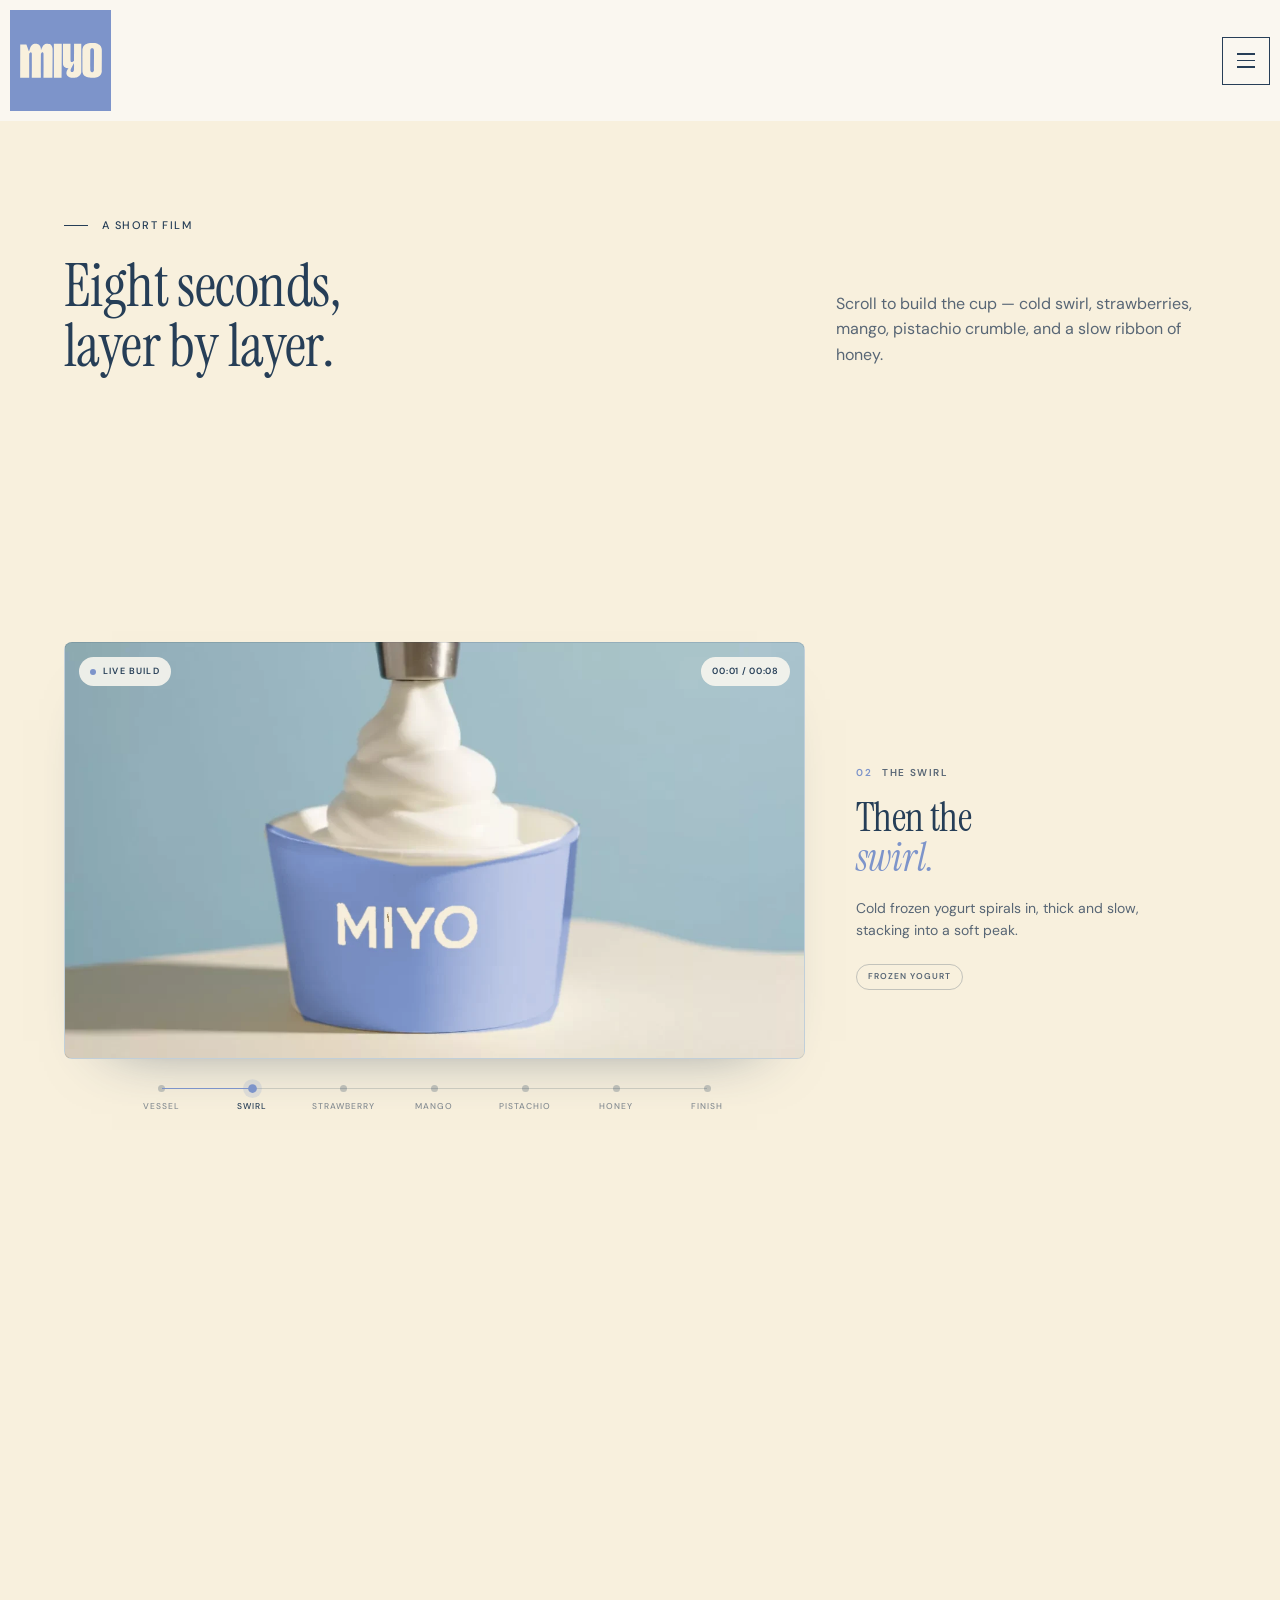
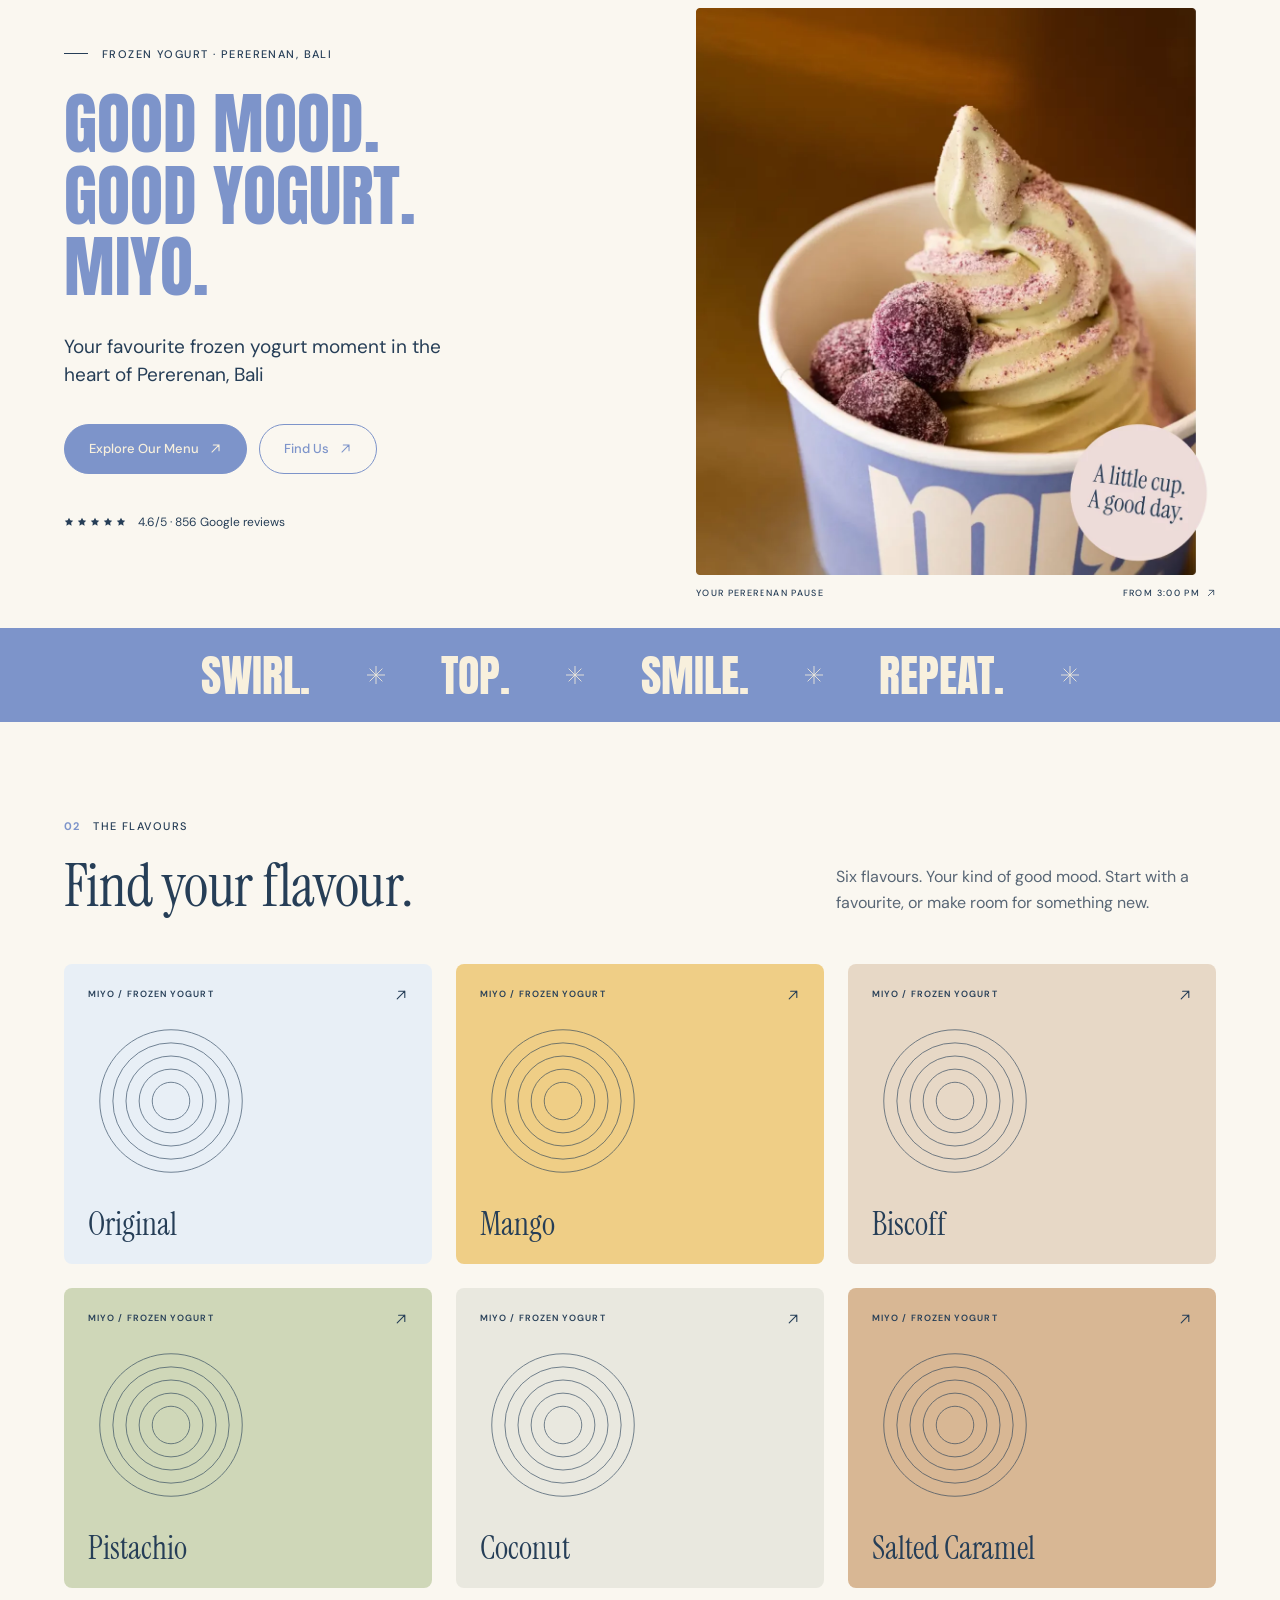
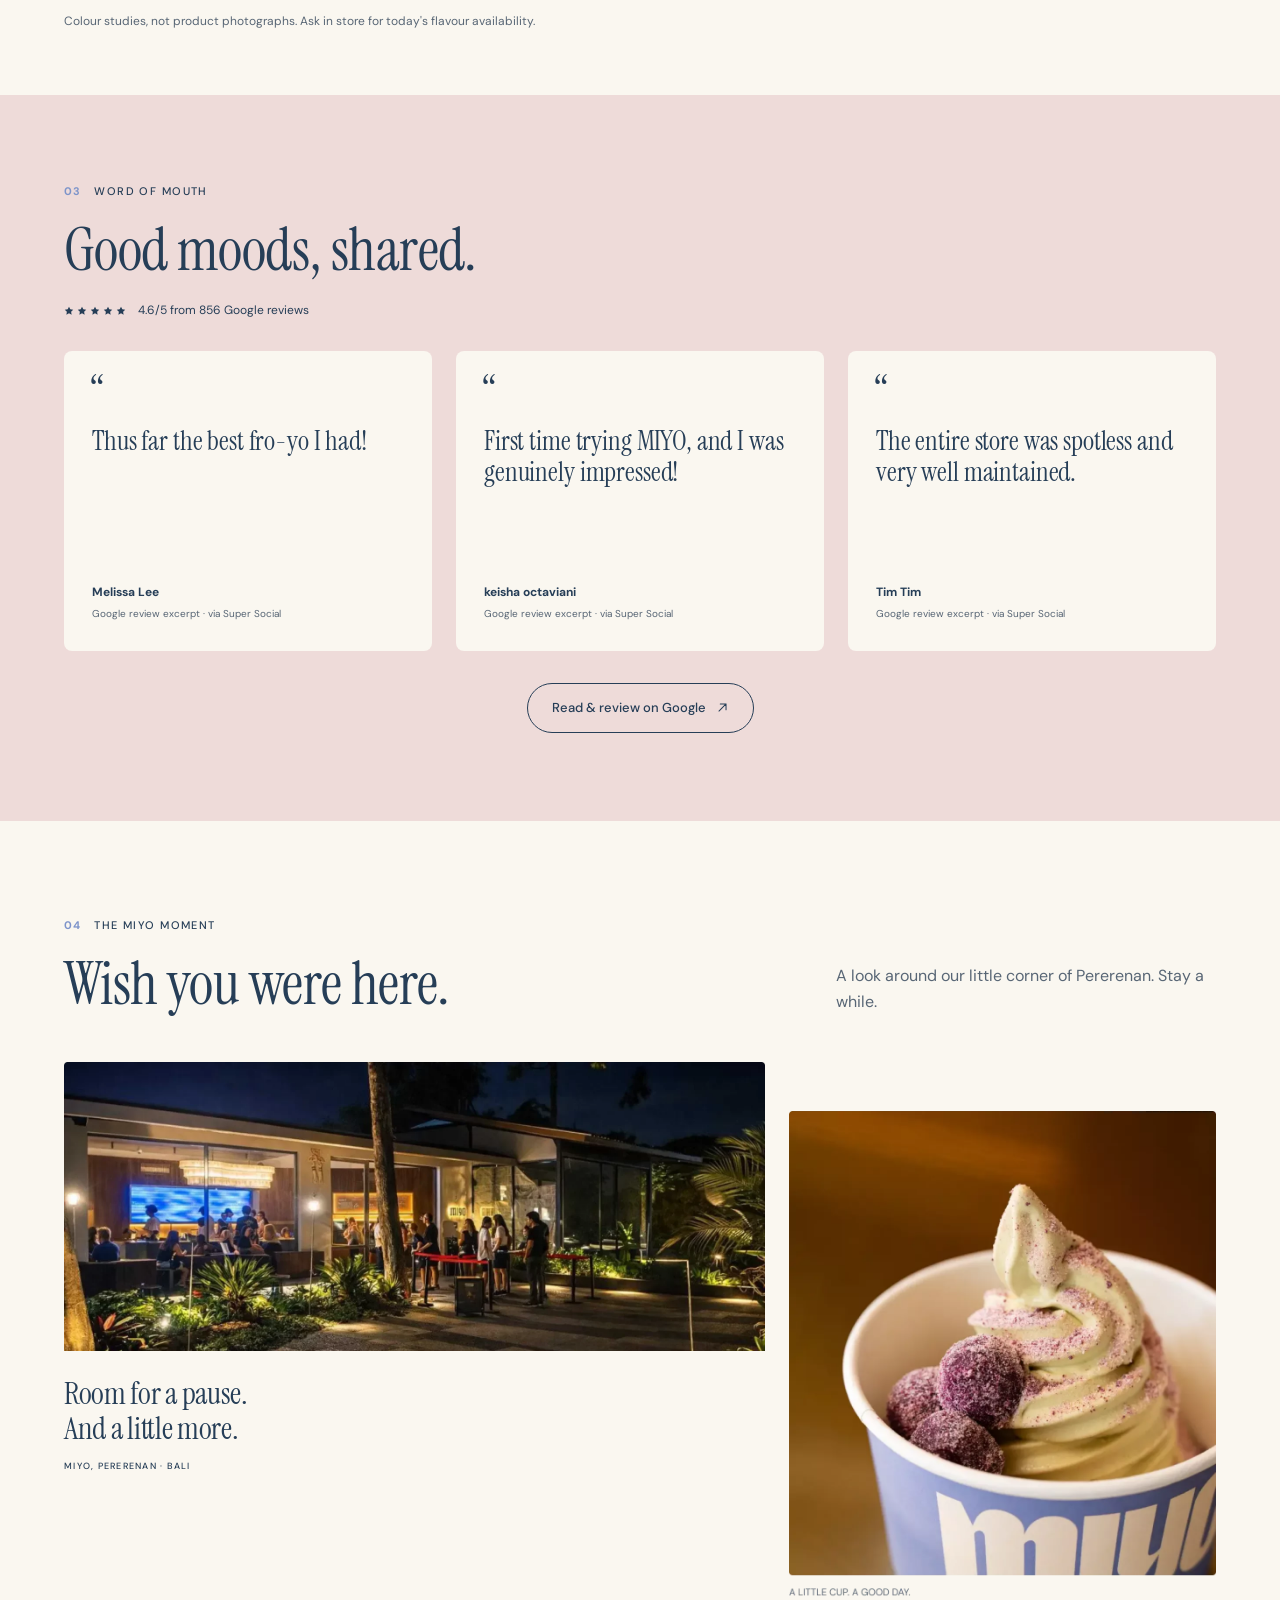
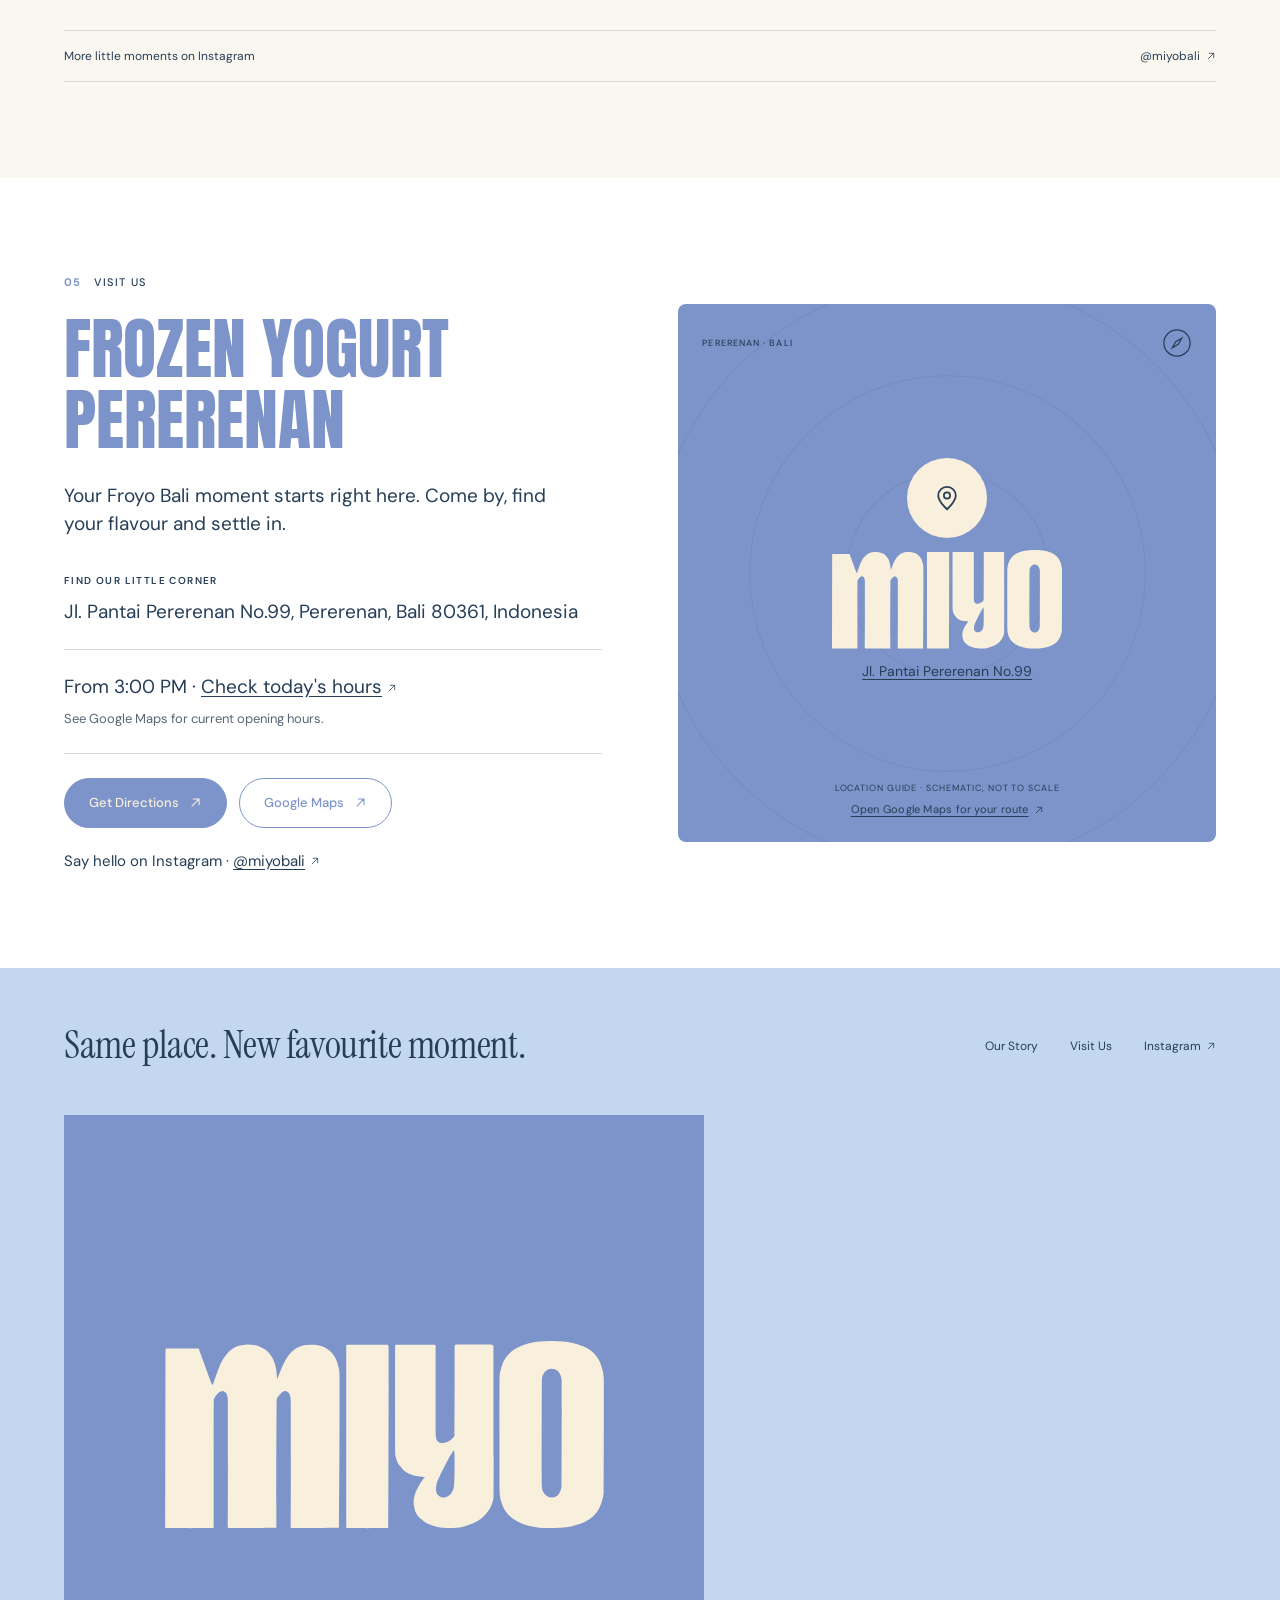
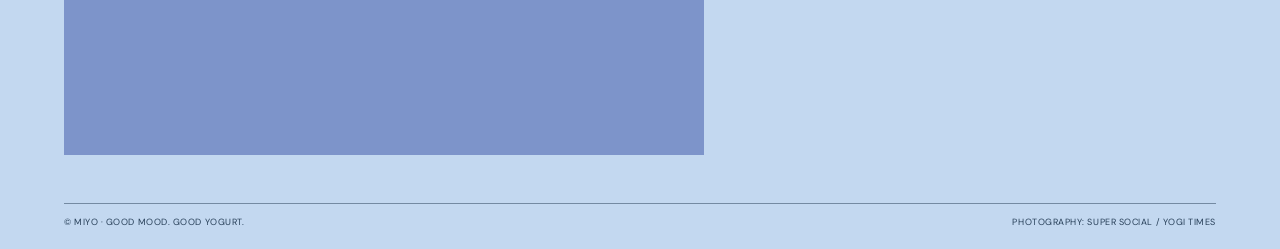
<file: index.html>
<!doctype html>
<html lang="en">
<head>
<meta charset="utf-8">
<meta name="viewport" content="width=device-width, initial-scale=1">
<title>MIYO — Good mood. Good yogurt.</title>
<meta name="description" content="MIYO frozen yogurt in Pererenan, Bali. Find your flavour, build your cup layer by layer, and stay a while.">
<meta name="theme-color" content="#faf7f0">
<link rel="preload" href="assets/fonts/anton.woff2" as="font" type="font/woff2" crossorigin>
<link rel="preload" href="assets/fonts/instrument-serif.woff2" as="font" type="font/woff2" crossorigin>
<link rel="preload" href="assets/fonts/instrument-serif-italic.woff2" as="font" type="font/woff2" crossorigin>
<link rel="preload" href="assets/fonts/dm-sans.woff2" as="font" type="font/woff2" crossorigin>
<link rel="stylesheet" href="styles.css">
<script>document.documentElement.classList.add('js');</script>
</head>
<body>

<a class="skip-link" href="#main">Skip to content</a>

<header class="site-header">
  <div class="nav">
    <a class="brand" href="index.html" aria-label="MIYO home">
      <span class="wordmark wordmark--nav" aria-hidden="true"></span>
    </a>
    <button class="menu-toggle" type="button" aria-expanded="false" aria-controls="site-menu" aria-label="Open menu">
      <span></span><span></span><span></span>
    </button>
    <nav class="site-menu" id="site-menu" hidden aria-label="Main menu">
      <div class="site-menu__inner">
        <span class="wordmark wordmark--menu" aria-hidden="true"></span>
        <ul>
          <li><a href="our-story.html">Our story</a></li>
          <li><a href="#flavours">Our flavours</a></li>
          <li><a href="#reviews">Word of mouth</a></li>
          <li><a href="#journal">MIYO moment</a></li>
          <li><a href="#visit">Visit us</a></li>
        </ul>
        <p class="site-menu__tag">Good mood. Good yogurt. MIYO</p>
      </div>
    </nav>
  </div>
</header>

<main id="main">

  <h1 class="visually-hidden">MIYO — Good mood. Good yogurt.</h1>

  <section class="film" id="film" aria-labelledby="film-title">
    <div class="container film__head reveal">
      <div>
        <p class="kicker"><span class="kicker__dash"></span>A short film</p>
        <h2 class="serif film__title" id="film-title">Eight seconds,<br>layer by layer.</h2>
      </div>
      <p class="film__lede">Scroll to build the cup — cold swirl, strawberries, mango, pistachio crumble, and a slow ribbon of honey.</p>
    </div>

    <div class="film__stage" id="filmStage">
      <div class="film__sticky container">
        <div class="film__view">
          <figure class="film__frame">
            <canvas id="filmCanvas" width="1280" height="720" role="img"
              aria-label="An empty MIYO cup is filled with frozen yogurt, strawberries, mango, pistachio crumble and honey as you scroll."></canvas>
            <div class="film__status" id="filmStatus"><i></i><span id="filmStatusText">Loading the cup · 0%</span></div>
            <span class="film__time" id="filmTime">00:00 / 00:08</span>
            <span class="film__cue" id="filmCue">Scroll to build</span>
          </figure>

          <nav class="film__rail" id="filmRail" aria-label="Jump to a stage of the cup">
            <div class="film__track" aria-hidden="true"><span id="filmFill"></span></div>
            <ol>
              <li><button type="button" data-goto="0" aria-label="Go to step 1, the vessel"><i></i><span>Vessel</span></button></li>
              <li><button type="button" data-goto="1" aria-label="Go to step 2, the swirl"><i></i><span>Swirl</span></button></li>
              <li><button type="button" data-goto="2" aria-label="Go to step 3, strawberries"><i></i><span>Strawberry</span></button></li>
              <li><button type="button" data-goto="3" aria-label="Go to step 4, mango"><i></i><span>Mango</span></button></li>
              <li><button type="button" data-goto="4" aria-label="Go to step 5, pistachio crumble"><i></i><span>Pistachio</span></button></li>
              <li><button type="button" data-goto="5" aria-label="Go to step 6, honey"><i></i><span>Honey</span></button></li>
              <li><button type="button" data-goto="6" aria-label="Go to step 7, the finish"><i></i><span>Finish</span></button></li>
            </ol>
          </nav>
        </div>

        <div class="film__chapters" id="filmChapters">
          <article class="chapter" data-at="0.00">
            <p class="chapter__step"><span>01</span> The vessel</p>
            <h3 class="chapter__title">It starts<br>with a <em>cup.</em></h3>
            <p class="chapter__copy">A chilled MIYO cup waits under the nozzle. Just space, and a little anticipation.</p>
            <p class="chapter__tag">Chilled cup</p>
          </article>

          <article class="chapter" data-at="1.45">
            <p class="chapter__step"><span>02</span> The swirl</p>
            <h3 class="chapter__title">Then the<br><em>swirl.</em></h3>
            <p class="chapter__copy">Cold frozen yogurt spirals in, thick and slow, stacking into a soft peak.</p>
            <p class="chapter__tag">Frozen yogurt</p>
          </article>

          <article class="chapter" data-at="2.08">
            <p class="chapter__step"><span>03</span> Strawberries</p>
            <h3 class="chapter__title">Strawberries,<br><em>still cold.</em></h3>
            <p class="chapter__copy">Hand-cut berries settle into the sides — sharp, red, and bright against all that white.</p>
            <p class="chapter__tag">Strawberry</p>
          </article>

          <article class="chapter" data-at="2.62">
            <p class="chapter__step"><span>04</span> Mango</p>
            <h3 class="chapter__title">Mango,<br><em>cubed.</em></h3>
            <p class="chapter__copy">Golden blocks of ripe mango drop in, filling the gaps around the peak.</p>
            <p class="chapter__tag">Mango</p>
          </article>

          <article class="chapter" data-at="3.32">
            <p class="chapter__step"><span>05</span> Pistachio crumble</p>
            <h3 class="chapter__title">A pistachio<br><em>dusting.</em></h3>
            <p class="chapter__copy">Crushed pistachios and oat crumble shower down, catching on the fruit for crunch in every spoon.</p>
            <p class="chapter__tag">Pistachio · Oat crumble</p>
          </article>

          <article class="chapter" data-at="5.55">
            <p class="chapter__step"><span>06</span> Honey</p>
            <h3 class="chapter__title">Honey, in a<br><em>slow ribbon.</em></h3>
            <p class="chapter__copy">A thin stream glosses the fruit, pools at the rim, and starts to fall.</p>
            <p class="chapter__tag">Wildflower honey</p>
          </article>

          <article class="chapter" data-at="7.55">
            <p class="chapter__step"><span>07</span> The finish</p>
            <h3 class="chapter__title">Serve it<br><em>like this.</em></h3>
            <p class="chapter__copy">Eight seconds, one cup, built layer by layer. It only needs a spoon now.</p>
            <p class="chapter__tag">MIYO · Pererenan</p>
            <p class="chapter__actions"><button class="btn btn--primary" type="button" id="filmAgain">Build another cup
              <svg class="icon" viewBox="0 0 14 14" aria-hidden="true"><path d="M7 11.2V2.8M3.2 6.6 7 2.8l3.8 3.8"/></svg>
            </button></p>
          </article>
        </div>
      </div>
    </div>

    <noscript>
      <div class="container film__fallback">
        <p>The scroll film needs JavaScript. Here is the clip:</p>
        <video src="miyo-film-recolored.mp4" controls playsinline poster="poster.webp"></video>
      </div>
    </noscript>
  </section>

  <section class="hero" aria-labelledby="hero-title">
    <div class="container hero__grid">
      <div class="hero__copy reveal">
        <p class="kicker"><span class="kicker__dash"></span>Frozen yogurt · Pererenan, Bali</p>
        <h2 class="display hero__title" id="hero-title">Good mood.<br>Good yogurt.<br>MIYO.</h2>
        <p class="hero__sub">Your favourite frozen yogurt moment in the heart of Pererenan, Bali</p>
        <div class="hero__actions">
          <a class="btn btn--primary" href="#flavours">Explore Our Menu
            <svg class="icon" viewBox="0 0 14 14" aria-hidden="true"><path d="M3.2 10.8 10.8 3.2M4.6 3.2h6.2v6.2"/></svg>
          </a>
          <a class="btn btn--ghost" href="#visit">Find Us
            <svg class="icon" viewBox="0 0 14 14" aria-hidden="true"><path d="M3.2 10.8 10.8 3.2M4.6 3.2h6.2v6.2"/></svg>
          </a>
        </div>
        <p class="rating">
          <span class="stars" aria-hidden="true"><svg viewBox="0 0 12 12"><path d="M6 .8l1.57 3.18 3.51.51-2.54 2.48.6 3.5L6 8.82l-3.14 1.65.6-3.5L.92 4.49l3.51-.51z"/></svg><svg viewBox="0 0 12 12"><path d="M6 .8l1.57 3.18 3.51.51-2.54 2.48.6 3.5L6 8.82l-3.14 1.65.6-3.5L.92 4.49l3.51-.51z"/></svg><svg viewBox="0 0 12 12"><path d="M6 .8l1.57 3.18 3.51.51-2.54 2.48.6 3.5L6 8.82l-3.14 1.65.6-3.5L.92 4.49l3.51-.51z"/></svg><svg viewBox="0 0 12 12"><path d="M6 .8l1.57 3.18 3.51.51-2.54 2.48.6 3.5L6 8.82l-3.14 1.65.6-3.5L.92 4.49l3.51-.51z"/></svg><svg viewBox="0 0 12 12"><path d="M6 .8l1.57 3.18 3.51.51-2.54 2.48.6 3.5L6 8.82l-3.14 1.65.6-3.5L.92 4.49l3.51-.51z"/></svg></span>
          <span>4.6/5 · 856 Google reviews</span>
        </p>
      </div>

      <div class="hero__media reveal">
        <figure class="hero__figure">
          <img src="assets/hero-cup.webp" width="1082" height="1180" alt="A MIYO cup of pistachio frozen yogurt topped with blueberries and pistachio crumb">
          <figcaption class="micro-row">
            <span>Your Pererenan pause</span>
            <a href="#visit">From 3:00 PM
              <svg class="icon icon--tiny" viewBox="0 0 14 14" aria-hidden="true"><path d="M3.2 10.8 10.8 3.2M4.6 3.2h6.2v6.2"/></svg>
            </a>
          </figcaption>
        </figure>
      </div>
    </div>
  </section>

  <div class="ribbon" aria-hidden="true">
    <div class="ribbon__track">
      <div class="ribbon__group">
        <span>Swirl.</span>
        <svg class="spark" viewBox="0 0 20 20"><path d="M10 0v20M0 10h20M2.9 2.9l14.2 14.2M17.1 2.9 2.9 17.1"/></svg>
        <span>Top.</span>
        <svg class="spark" viewBox="0 0 20 20"><path d="M10 0v20M0 10h20M2.9 2.9l14.2 14.2M17.1 2.9 2.9 17.1"/></svg>
        <span>Smile.</span>
        <svg class="spark" viewBox="0 0 20 20"><path d="M10 0v20M0 10h20M2.9 2.9l14.2 14.2M17.1 2.9 2.9 17.1"/></svg>
        <span>Repeat.</span>
        <svg class="spark" viewBox="0 0 20 20"><path d="M10 0v20M0 10h20M2.9 2.9l14.2 14.2M17.1 2.9 2.9 17.1"/></svg>
      </div>
      <div class="ribbon__group ribbon__group--clone">
        <span>Swirl.</span>
        <svg class="spark" viewBox="0 0 20 20"><path d="M10 0v20M0 10h20M2.9 2.9l14.2 14.2M17.1 2.9 2.9 17.1"/></svg>
        <span>Top.</span>
        <svg class="spark" viewBox="0 0 20 20"><path d="M10 0v20M0 10h20M2.9 2.9l14.2 14.2M17.1 2.9 2.9 17.1"/></svg>
        <span>Smile.</span>
        <svg class="spark" viewBox="0 0 20 20"><path d="M10 0v20M0 10h20M2.9 2.9l14.2 14.2M17.1 2.9 2.9 17.1"/></svg>
        <span>Repeat.</span>
        <svg class="spark" viewBox="0 0 20 20"><path d="M10 0v20M0 10h20M2.9 2.9l14.2 14.2M17.1 2.9 2.9 17.1"/></svg>
      </div>
    </div>
  </div>

  <section class="flavours" id="flavours" aria-labelledby="flavours-title">
    <div class="container">
      <p class="kicker"><span class="kicker__num">02</span> The flavours</p>
      <div class="section-head reveal">
        <h2 class="serif section-title" id="flavours-title">Find your flavour.</h2>
        <p class="section-lede">Six flavours. Your kind of good mood. Start with a favourite, or make room for something new.</p>
      </div>

      <div class="flavour-grid">
        <a class="flavour flavour--original reveal" href="#visit">
          <span class="flavour__top"><span>MIYO / Frozen yogurt</span>
            <svg class="icon" viewBox="0 0 14 14" aria-hidden="true"><path d="M3.2 10.8 10.8 3.2M4.6 3.2h6.2v6.2"/></svg>
          </span>
          <svg class="flavour__rings" viewBox="0 0 160 160" aria-hidden="true">
            <g fill="none" stroke="#263e57" stroke-width="1"><circle cx="80" cy="80" r="76"/><circle cx="80" cy="80" r="62"/><circle cx="80" cy="80" r="48"/><circle cx="80" cy="80" r="34"/><circle cx="80" cy="80" r="20"/></g>
          </svg>
          <span class="flavour__name">Original</span>
        </a>

        <a class="flavour flavour--mango reveal" href="#visit">
          <span class="flavour__top"><span>MIYO / Frozen yogurt</span>
            <svg class="icon" viewBox="0 0 14 14" aria-hidden="true"><path d="M3.2 10.8 10.8 3.2M4.6 3.2h6.2v6.2"/></svg>
          </span>
          <svg class="flavour__rings" viewBox="0 0 160 160" aria-hidden="true">
            <g fill="none" stroke="#263e57" stroke-width="1"><circle cx="80" cy="80" r="76"/><circle cx="80" cy="80" r="62"/><circle cx="80" cy="80" r="48"/><circle cx="80" cy="80" r="34"/><circle cx="80" cy="80" r="20"/></g>
          </svg>
          <span class="flavour__name">Mango</span>
        </a>

        <a class="flavour flavour--biscoff reveal" href="#visit">
          <span class="flavour__top"><span>MIYO / Frozen yogurt</span>
            <svg class="icon" viewBox="0 0 14 14" aria-hidden="true"><path d="M3.2 10.8 10.8 3.2M4.6 3.2h6.2v6.2"/></svg>
          </span>
          <svg class="flavour__rings" viewBox="0 0 160 160" aria-hidden="true">
            <g fill="none" stroke="#263e57" stroke-width="1"><circle cx="80" cy="80" r="76"/><circle cx="80" cy="80" r="62"/><circle cx="80" cy="80" r="48"/><circle cx="80" cy="80" r="34"/><circle cx="80" cy="80" r="20"/></g>
          </svg>
          <span class="flavour__name">Biscoff</span>
        </a>

        <a class="flavour flavour--pistachio reveal" href="#visit">
          <span class="flavour__top"><span>MIYO / Frozen yogurt</span>
            <svg class="icon" viewBox="0 0 14 14" aria-hidden="true"><path d="M3.2 10.8 10.8 3.2M4.6 3.2h6.2v6.2"/></svg>
          </span>
          <svg class="flavour__rings" viewBox="0 0 160 160" aria-hidden="true">
            <g fill="none" stroke="#263e57" stroke-width="1"><circle cx="80" cy="80" r="76"/><circle cx="80" cy="80" r="62"/><circle cx="80" cy="80" r="48"/><circle cx="80" cy="80" r="34"/><circle cx="80" cy="80" r="20"/></g>
          </svg>
          <span class="flavour__name">Pistachio</span>
        </a>

        <a class="flavour flavour--coconut reveal" href="#visit">
          <span class="flavour__top"><span>MIYO / Frozen yogurt</span>
            <svg class="icon" viewBox="0 0 14 14" aria-hidden="true"><path d="M3.2 10.8 10.8 3.2M4.6 3.2h6.2v6.2"/></svg>
          </span>
          <svg class="flavour__rings" viewBox="0 0 160 160" aria-hidden="true">
            <g fill="none" stroke="#263e57" stroke-width="1"><circle cx="80" cy="80" r="76"/><circle cx="80" cy="80" r="62"/><circle cx="80" cy="80" r="48"/><circle cx="80" cy="80" r="34"/><circle cx="80" cy="80" r="20"/></g>
          </svg>
          <span class="flavour__name">Coconut</span>
        </a>

        <a class="flavour flavour--caramel reveal" href="#visit">
          <span class="flavour__top"><span>MIYO / Frozen yogurt</span>
            <svg class="icon" viewBox="0 0 14 14" aria-hidden="true"><path d="M3.2 10.8 10.8 3.2M4.6 3.2h6.2v6.2"/></svg>
          </span>
          <svg class="flavour__rings" viewBox="0 0 160 160" aria-hidden="true">
            <g fill="none" stroke="#263e57" stroke-width="1"><circle cx="80" cy="80" r="76"/><circle cx="80" cy="80" r="62"/><circle cx="80" cy="80" r="48"/><circle cx="80" cy="80" r="34"/><circle cx="80" cy="80" r="20"/></g>
          </svg>
          <span class="flavour__name">Salted Caramel</span>
        </a>
      </div>

      <p class="footnote">Colour studies, not product photographs. Ask in store for today's flavour availability.</p>
    </div>
  </section>

  <section class="reviews" id="reviews" aria-labelledby="reviews-title">
    <div class="container">
      <p class="kicker"><span class="kicker__num">03</span> Word of mouth</p>
      <div class="reviews__head reveal">
        <h2 class="serif section-title" id="reviews-title">Good moods, shared.</h2>
        <p class="rating rating--reviews">
          <span class="stars" aria-hidden="true"><svg viewBox="0 0 12 12"><path d="M6 .8l1.57 3.18 3.51.51-2.54 2.48.6 3.5L6 8.82l-3.14 1.65.6-3.5L.92 4.49l3.51-.51z"/></svg><svg viewBox="0 0 12 12"><path d="M6 .8l1.57 3.18 3.51.51-2.54 2.48.6 3.5L6 8.82l-3.14 1.65.6-3.5L.92 4.49l3.51-.51z"/></svg><svg viewBox="0 0 12 12"><path d="M6 .8l1.57 3.18 3.51.51-2.54 2.48.6 3.5L6 8.82l-3.14 1.65.6-3.5L.92 4.49l3.51-.51z"/></svg><svg viewBox="0 0 12 12"><path d="M6 .8l1.57 3.18 3.51.51-2.54 2.48.6 3.5L6 8.82l-3.14 1.65.6-3.5L.92 4.49l3.51-.51z"/></svg><svg viewBox="0 0 12 12"><path d="M6 .8l1.57 3.18 3.51.51-2.54 2.48.6 3.5L6 8.82l-3.14 1.65.6-3.5L.92 4.49l3.51-.51z"/></svg></span>
          <span>4.6/5 from 856 Google reviews</span>
        </p>
      </div>

      <div class="review-grid">
        <figure class="review reveal">
          <span class="review__mark" aria-hidden="true">“</span>
          <blockquote>Thus far the best fro-yo I had!</blockquote>
          <figcaption><span class="review__author">Melissa Lee</span><span class="review__source">Google review excerpt · via Super Social</span></figcaption>
        </figure>
        <figure class="review reveal">
          <span class="review__mark" aria-hidden="true">“</span>
          <blockquote>First time trying MIYO, and I was genuinely impressed!</blockquote>
          <figcaption><span class="review__author">keisha octaviani</span><span class="review__source">Google review excerpt · via Super Social</span></figcaption>
        </figure>
        <figure class="review reveal">
          <span class="review__mark" aria-hidden="true">“</span>
          <blockquote>The entire store was spotless and very well maintained.</blockquote>
          <figcaption><span class="review__author">Tim Tim</span><span class="review__source">Google review excerpt · via Super Social</span></figcaption>
        </figure>
      </div>

      <p class="reviews__cta reveal">
        <a class="btn btn--outline" href="https://www.google.com/maps/search/?api=1&amp;query=MIYO+Pererenan" target="_blank" rel="noopener">Read &amp; review on Google
          <svg class="icon" viewBox="0 0 14 14" aria-hidden="true"><path d="M3.2 10.8 10.8 3.2M4.6 3.2h6.2v6.2"/></svg>
        </a>
      </p>
    </div>
  </section>

  <section class="journal" id="journal" aria-labelledby="journal-title">
    <div class="container">
      <p class="kicker"><span class="kicker__num">04</span> The MIYO moment</p>
      <div class="section-head reveal">
        <h2 class="serif section-title" id="journal-title">Wish you were here.</h2>
        <p class="section-lede">A look around our little corner of Pererenan. Stay a while.</p>
      </div>

      <div class="journal__grid reveal">
        <div class="journal__main">
          <img src="assets/journal-evening.webp" width="1600" height="660" loading="lazy"
            alt="Evening at MIYO Pererenan: the lit counter, guests outside, and tables beneath the trees">
          <div class="journal__caption">
            <p class="serif">Room for a pause.<br>And a little more.</p>
            <p class="journal__label">MIYO, Pererenan · Bali</p>
          </div>
        </div>
        <img class="journal__side" src="assets/journal-yogurt.webp" width="976" height="1224" loading="lazy"
          alt="A MIYO frozen yogurt cup against a warm evening backdrop">
      </div>

      <div class="journal__foot reveal">
        <span>More little moments on Instagram</span>
        <a href="https://www.instagram.com/miyobali/" target="_blank" rel="noopener">@miyobali
          <svg class="icon icon--tiny" viewBox="0 0 14 14" aria-hidden="true"><path d="M3.2 10.8 10.8 3.2M4.6 3.2h6.2v6.2"/></svg>
        </a>
      </div>
    </div>
  </section>

  <section class="visit" id="visit" aria-labelledby="visit-title">
    <div class="container visit__grid">
      <div class="visit__copy reveal">
        <p class="kicker"><span class="kicker__num">05</span> Visit us</p>
        <h2 class="display visit__title" id="visit-title">Frozen Yogurt<br>Pererenan</h2>
        <p class="visit__lede">Your Froyo Bali moment starts right here. Come by, find your flavour and settle in.</p>

        <p class="micro-label">Find our little corner</p>
        <p class="visit__address">Jl. Pantai Pererenan No.99, Pererenan, Bali 80361, Indonesia</p>

        <div class="rule"></div>

        <p class="visit__hours">From 3:00 PM · <a href="https://www.google.com/maps/search/?api=1&amp;query=MIYO+Pererenan" target="_blank" rel="noopener">Check today's hours
          <svg class="icon icon--tiny" viewBox="0 0 14 14" aria-hidden="true"><path d="M3.2 10.8 10.8 3.2M4.6 3.2h6.2v6.2"/></svg>
        </a></p>
        <p class="visit__note">See Google Maps for current opening hours.</p>

        <div class="rule"></div>

        <div class="visit__actions">
          <a class="btn btn--primary" href="https://www.google.com/maps/dir/?api=1&amp;destination=MIYO+Pererenan" target="_blank" rel="noopener">Get Directions
            <svg class="icon" viewBox="0 0 14 14" aria-hidden="true"><path d="M3.2 10.8 10.8 3.2M4.6 3.2h6.2v6.2"/></svg>
          </a>
          <a class="btn btn--ghost" href="https://www.google.com/maps/search/?api=1&amp;query=MIYO+Pererenan" target="_blank" rel="noopener">Google Maps
            <svg class="icon" viewBox="0 0 14 14" aria-hidden="true"><path d="M3.2 10.8 10.8 3.2M4.6 3.2h6.2v6.2"/></svg>
          </a>
        </div>

        <p class="visit__social">Say hello on Instagram · <a href="https://www.instagram.com/miyobali/" target="_blank" rel="noopener">@miyobali
          <svg class="icon icon--tiny" viewBox="0 0 14 14" aria-hidden="true"><path d="M3.2 10.8 10.8 3.2M4.6 3.2h6.2v6.2"/></svg>
        </a></p>
      </div>

      <div class="mapcard reveal" role="group" aria-label="Schematic location guide for MIYO Pererenan">
        <svg class="mapcard__rings" viewBox="0 0 600 600" aria-hidden="true">
          <g fill="none" stroke="#6d84bf" stroke-width="1">
            <circle cx="300" cy="300" r="94"/><circle cx="300" cy="300" r="184"/><circle cx="300" cy="300" r="274"/><circle cx="300" cy="300" r="364"/><circle cx="300" cy="300" r="454"/>
          </g>
        </svg>
        <div class="mapcard__top">
          <span>Pererenan · Bali</span>
          <span class="mapcard__compass" aria-hidden="true">
            <svg viewBox="0 0 24 24"><circle cx="12" cy="12" r="10.5"/><path d="M15.8 8.2 13 13l-4.8 2.8L11 11z"/></svg>
          </span>
        </div>
        <div class="mapcard__center">
          <span class="mapcard__pin" aria-hidden="true">
            <svg viewBox="0 0 24 24"><path d="M12 21s7-6.1 7-11a7 7 0 1 0-14 0c0 4.9 7 11 7 11Z"/><circle cx="12" cy="10" r="2.5"/></svg>
          </span>
          <span class="wordmark wordmark--map" aria-hidden="true"></span>
          <a class="mapcard__address" href="https://www.google.com/maps/search/?api=1&amp;query=MIYO+Pererenan" target="_blank" rel="noopener">Jl. Pantai Pererenan No.99</a>
        </div>
        <div class="mapcard__bottom">
          <span>Location guide · schematic, not to scale</span>
          <a href="https://www.google.com/maps/search/?api=1&amp;query=MIYO+Pererenan" target="_blank" rel="noopener">Open Google Maps for your route
            <svg class="icon icon--tiny" viewBox="0 0 14 14" aria-hidden="true"><path d="M3.2 10.8 10.8 3.2M4.6 3.2h6.2v6.2"/></svg>
          </a>
        </div>
      </div>
    </div>
  </section>

</main>

<footer class="closing">
  <div class="container closing__inner">
    <div class="closing__head">
      <p class="serif closing__title">Same place. New favourite moment.</p>
      <nav class="closing__nav" aria-label="Footer">
        <a href="our-story.html">Our Story</a>
        <a href="#visit">Visit Us</a>
        <a href="https://www.instagram.com/miyobali/" target="_blank" rel="noopener">Instagram
          <svg class="icon icon--tiny" viewBox="0 0 14 14" aria-hidden="true"><path d="M3.2 10.8 10.8 3.2M4.6 3.2h6.2v6.2"/></svg>
        </a>
      </nav>
    </div>
    <div class="closing__sign" aria-hidden="true">
      <span class="wordmark wordmark--sign"></span>
    </div>
    <div class="closing__foot">
      <span>© MIYO · Good mood. Good yogurt.</span>
      <span>Photography: Super Social / Yogi Times</span>
    </div>
  </div>
</footer>

<script src="app.js?v=2"></script>
</body>
</html>
</file>
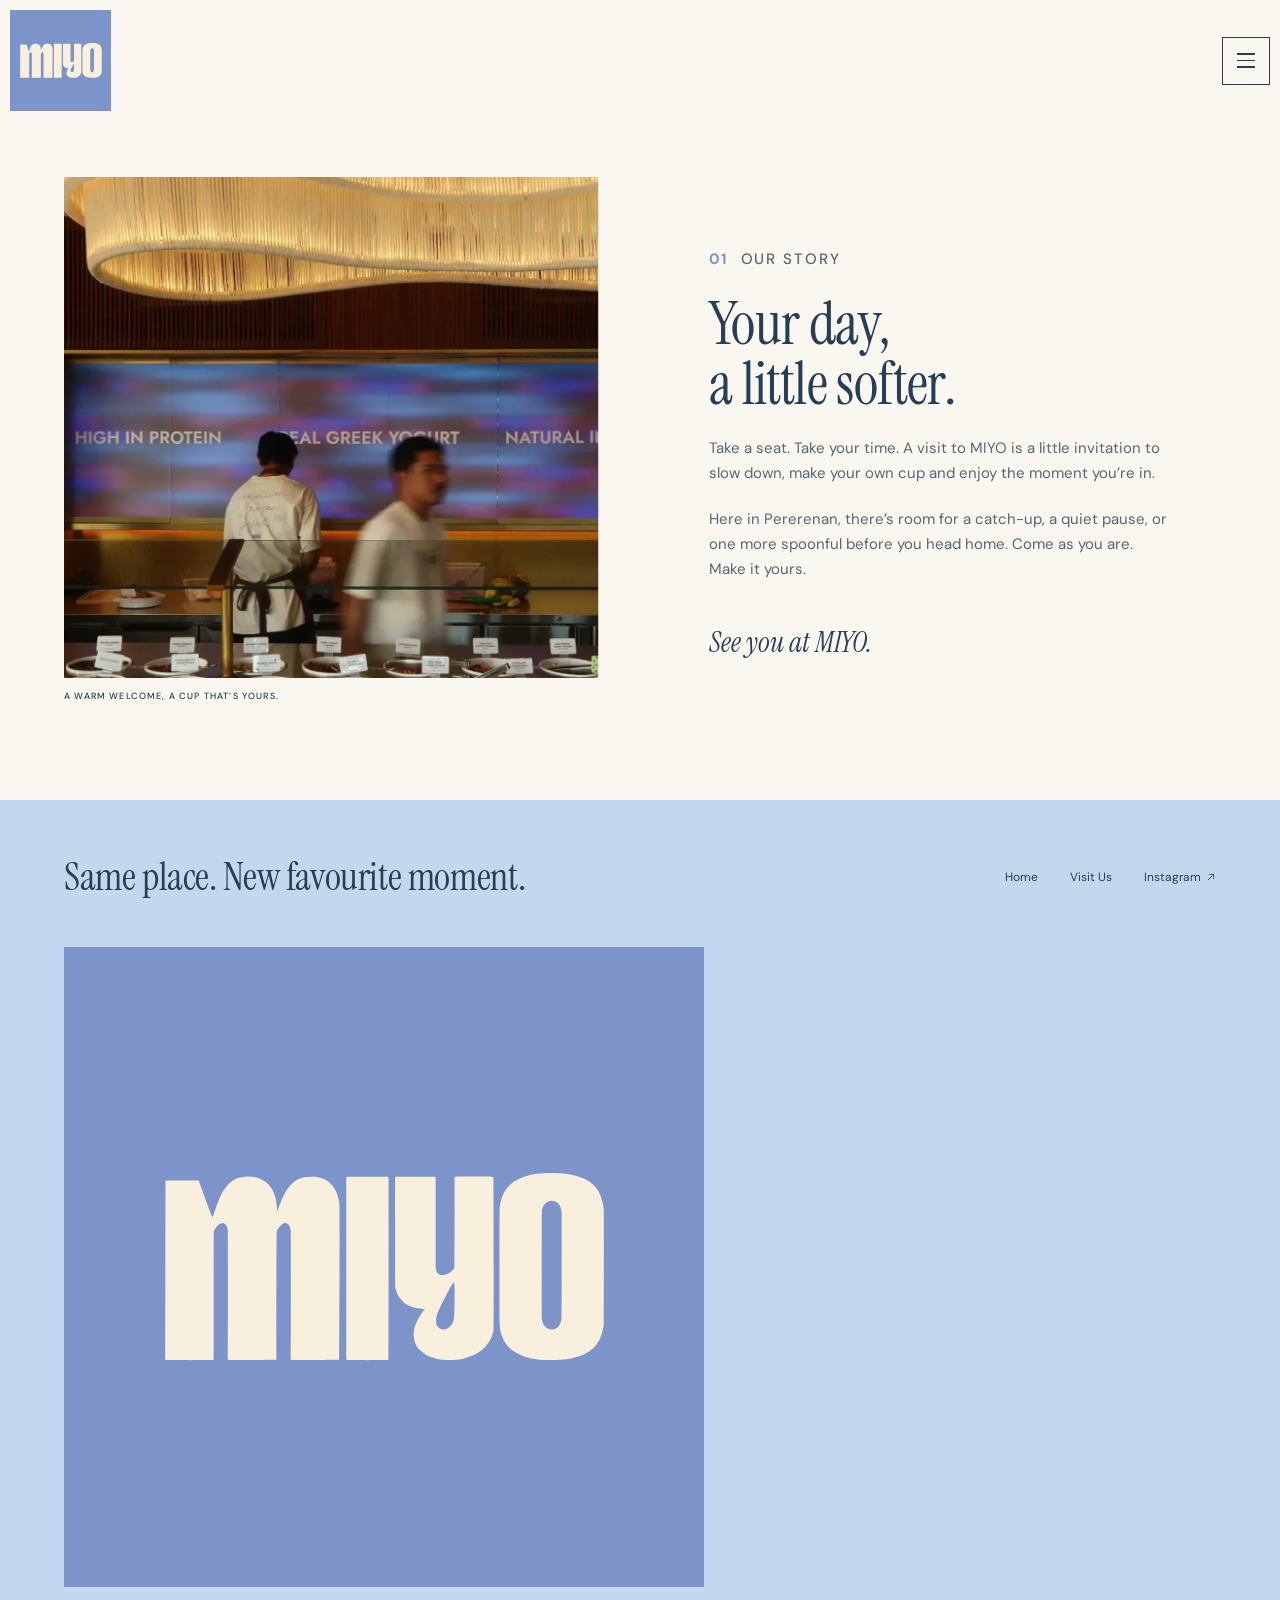
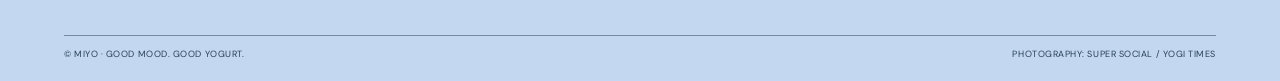
<file: our-story.html>
<!doctype html>
<html lang="en">
<head>
<meta charset="utf-8">
<meta name="viewport" content="width=device-width, initial-scale=1">
<title>Our story — MIYO</title>
<meta name="description" content="MIYO is a little invitation to slow down in Pererenan, Bali. Take a seat, take your time, and make your cup yours.">
<meta name="theme-color" content="#faf7f0">
<link rel="preload" href="assets/fonts/instrument-serif.woff2" as="font" type="font/woff2" crossorigin>
<link rel="preload" href="assets/fonts/instrument-serif-italic.woff2" as="font" type="font/woff2" crossorigin>
<link rel="preload" href="assets/fonts/dm-sans.woff2" as="font" type="font/woff2" crossorigin>
<link rel="stylesheet" href="styles.css">
<script>document.documentElement.classList.add('js');</script>
</head>
<body>

<a class="skip-link" href="#main">Skip to content</a>

<header class="site-header">
  <div class="nav">
    <a class="brand" href="index.html" aria-label="MIYO home">
      <span class="wordmark wordmark--nav" aria-hidden="true"></span>
    </a>
    <button class="menu-toggle" type="button" aria-expanded="false" aria-controls="site-menu" aria-label="Open menu">
      <span></span><span></span><span></span>
    </button>
    <nav class="site-menu" id="site-menu" hidden aria-label="Main menu">
      <div class="site-menu__inner">
        <span class="wordmark wordmark--menu" aria-hidden="true"></span>
        <ul>
          <li><a href="our-story.html">Our story</a></li>
          <li><a href="index.html#flavours">Our flavours</a></li>
          <li><a href="index.html#reviews">Word of mouth</a></li>
          <li><a href="index.html#journal">MIYO moment</a></li>
          <li><a href="index.html#visit">Visit us</a></li>
        </ul>
        <p class="site-menu__tag">Good mood. Good yogurt. MIYO</p>
      </div>
    </nav>
  </div>
</header>

<main id="main">
  <section class="story" aria-labelledby="story-title">
    <div class="container story__grid">
      <figure class="story__media reveal">
        <img src="assets/story-photo.webp" width="1116" height="1032" alt="The MIYO Pererenan counter at night, with staff preparing cups beneath a sculptural pendant light">
        <figcaption class="story__caption">A warm welcome, a cup that’s yours.</figcaption>
      </figure>

      <div class="story__copy reveal">
        <p class="kicker"><span class="kicker__num">01</span> Our story</p>
        <h1 class="serif story__title" id="story-title">Your day,<br>a little softer.</h1>
        <p>Take a seat. Take your time. A visit to MIYO is a little invitation to slow down, make your own cup and enjoy the moment you’re in.</p>
        <p>Here in Pererenan, there’s room for a catch-up, a quiet pause, or one more spoonful before you head home. Come as you are. Make it yours.</p>
        <p class="story__sign">See you at MIYO.</p>
      </div>
    </div>
  </section>
</main>

<footer class="closing">
  <div class="container closing__inner">
    <div class="closing__head">
      <p class="serif closing__title">Same place. New favourite moment.</p>
      <nav class="closing__nav" aria-label="Footer">
        <a href="index.html">Home</a>
        <a href="index.html#visit">Visit Us</a>
        <a href="https://www.instagram.com/miyobali/" target="_blank" rel="noopener">Instagram
          <svg class="icon icon--tiny" viewBox="0 0 14 14" aria-hidden="true"><path d="M3.2 10.8 10.8 3.2M4.6 3.2h6.2v6.2"/></svg>
        </a>
      </nav>
    </div>
    <div class="closing__sign" aria-hidden="true">
      <span class="wordmark wordmark--sign"></span>
    </div>
    <div class="closing__foot">
      <span>© MIYO · Good mood. Good yogurt.</span>
      <span>Photography: Super Social / Yogi Times</span>
    </div>
  </div>
</footer>

<script src="app.js?v=2"></script>
</body>
</html>
</file>
<file: styles.css>
/* MIYO — homepage, scroll film and Our Story
   Built from the Figma design: Anton / Instrument Serif / DM Sans,
   cream, periwinkle, navy, blush and sky. */

@font-face {
  font-family: 'Anton';
  src: url('assets/fonts/anton.woff2') format('woff2');
  font-weight: 400;
  font-style: normal;
  font-display: swap;
}
@font-face {
  font-family: 'Instrument Serif';
  src: url('assets/fonts/instrument-serif.woff2') format('woff2');
  font-weight: 400;
  font-style: normal;
  font-display: swap;
}
@font-face {
  font-family: 'Instrument Serif Italic';
  src: url('assets/fonts/instrument-serif-italic.woff2') format('woff2');
  font-weight: 400;
  font-style: italic;
  font-display: swap;
}
@font-face {
  font-family: 'DM Sans';
  src: url('assets/fonts/dm-sans.woff2') format('woff2');
  font-weight: 300 700;
  font-style: normal;
  font-display: swap;
}

:root {
  --cream: #faf7f0;
  --cream-deep: #f8f0dd;
  --blue: #7d94ca;
  --blue-deep: #6d84bf;
  --navy: #263e57;
  --slate: #586675;
  --pink: #eedbd9;
  --sky: #c3d8f0;
  --line: #d5d9d7;
  --display: 'Anton', 'Arial Narrow', Impact, sans-serif;
  --serif: 'Instrument Serif', 'Times New Roman', Georgia, serif;
  --sans: 'DM Sans', system-ui, -apple-system, 'Segoe UI', sans-serif;
  --ease: cubic-bezier(0.22, 0.72, 0.18, 1);
  --pad: 64px;
}

*,
*::before,
*::after { box-sizing: border-box; }

html {
  -webkit-text-size-adjust: 100%;
  scroll-behavior: auto;
}

body {
  margin: 0;
  min-width: 300px;
  background: var(--cream);
  color: var(--navy);
  font-family: var(--sans);
  font-size: 16px;
  line-height: 1.5;
  -webkit-font-smoothing: antialiased;
  overflow-x: hidden;
}

img,
svg,
canvas,
video { display: block; max-width: 100%; }

img { height: auto; }
a { color: inherit; }
button { font: inherit; color: inherit; }
h1, h2, h3, p, figure, blockquote, figcaption { margin: 0; }
ul, ol { margin: 0; padding: 0; list-style: none; }

::selection { background: var(--blue); color: var(--cream-deep); }

:focus-visible {
  outline: 2px solid var(--blue);
  outline-offset: 4px;
}

.skip-link {
  position: absolute;
  top: -70px;
  left: 16px;
  z-index: 200;
  padding: 12px 18px;
  background: var(--navy);
  color: var(--cream);
  font-size: 12px;
  text-decoration: none;
  transition: top 0.2s ease;
}

.skip-link:focus { top: 16px; }

.container {
  width: 100%;
  max-width: 1440px;
  margin-inline: auto;
  padding-inline: var(--pad);
}

/* ---------- shared type + pieces ---------- */

.display {
  font-family: var(--display);
  font-weight: 400;
  text-transform: uppercase;
  letter-spacing: 0;
}

.serif {
  font-family: var(--serif);
  font-weight: 400;
  letter-spacing: -0.01em;
}

.kicker {
  display: flex;
  align-items: center;
  gap: 14px;
  font-size: 11px;
  font-weight: 500;
  letter-spacing: 0.13em;
  text-transform: uppercase;
  color: var(--navy);
}

.kicker__dash {
  width: 24px;
  height: 1px;
  flex: none;
  background: currentColor;
}

.kicker__num {
  color: var(--blue);
  font-weight: 700;
  letter-spacing: 0.06em;
}

.btn {
  display: inline-flex;
  align-items: center;
  justify-content: center;
  gap: 10px;
  min-height: 50px;
  padding: 14px 24px;
  border: 1px solid transparent;
  border-radius: 999px;
  font-family: var(--sans);
  font-size: 13px;
  font-weight: 500;
  line-height: 1;
  text-decoration: none;
  cursor: pointer;
  transition: background 0.25s ease, color 0.25s ease, border-color 0.25s ease, transform 0.25s var(--ease);
}

.btn--primary {
  background: var(--blue);
  border-color: var(--blue);
  color: var(--cream-deep);
}

.btn--primary:hover {
  background: var(--navy);
  border-color: var(--navy);
}

.btn--ghost {
  background: transparent;
  border-color: var(--blue);
  color: var(--blue);
}

.btn--ghost:hover {
  background: var(--blue);
  color: var(--cream-deep);
}

.btn--outline {
  background: transparent;
  border-color: var(--navy);
  color: var(--navy);
}

.btn--outline:hover {
  background: var(--navy);
  color: var(--cream);
}

.btn:hover { transform: translateY(-1px); }

.icon {
  width: 13px;
  height: 13px;
  flex: none;
  fill: none;
  stroke: currentColor;
  stroke-width: 1.1;
  stroke-linecap: round;
  stroke-linejoin: round;
}

.icon--tiny { width: 10px; height: 10px; }

.rating {
  display: flex;
  align-items: center;
  flex-wrap: wrap;
  gap: 12px;
  font-size: 12px;
  line-height: 1.4;
  color: var(--navy);
}

.stars {
  display: inline-flex;
  align-items: center;
  gap: 3px;
  color: var(--navy);
}

.stars svg {
  width: 10px;
  height: 10px;
  fill: currentColor;
}

.wordmark {
  display: block;
  aspect-ratio: 91 / 39;
  background: currentColor;
  -webkit-mask: url('assets/miyo-wordmark.svg') no-repeat center / contain;
  mask: url('assets/miyo-wordmark.svg') no-repeat center / contain;
}

.wordmark--nav { width: 82px; }
.wordmark--menu { width: 74px; color: var(--blue); }
.wordmark--map { width: 230px; color: var(--cream-deep); }
.wordmark--sign { width: min(440px, 72%); color: var(--cream-deep); }

.micro-row {
  display: flex;
  align-items: center;
  justify-content: space-between;
  gap: 16px;
  margin-top: 12px;
  font-size: 9px;
  font-weight: 500;
  letter-spacing: 0.15em;
  text-transform: uppercase;
  color: var(--navy);
}

.micro-row a {
  display: inline-flex;
  align-items: center;
  gap: 6px;
  text-decoration: none;
  transition: color 0.2s ease;
}

.micro-row a:hover { color: var(--blue); }

.rule {
  height: 1px;
  margin: 24px 0;
  background: var(--line);
}

/* ---------- header ---------- */

.site-header {
  position: relative;
  z-index: 70;
  background: var(--cream);
}

.nav {
  position: relative;
  display: flex;
  align-items: center;
  justify-content: space-between;
  gap: 16px;
  height: 121px;
  padding: 10px;
}

.brand {
  display: grid;
  place-items: center;
  flex: none;
  width: 101px;
  height: 101px;
  background: var(--blue);
  color: var(--cream-deep);
  text-decoration: none;
}

.menu-toggle {
  display: flex;
  flex-direction: column;
  align-items: center;
  justify-content: center;
  flex: none;
  width: 48px;
  height: 48px;
  padding: 0;
  background: transparent;
  border: 1px solid var(--navy);
  cursor: pointer;
  transition: background 0.25s ease;
}

.menu-toggle span {
  display: block;
  width: 18px;
  height: 1.5px;
  background: var(--navy);
  transition: transform 0.3s var(--ease), opacity 0.2s ease;
}

.menu-toggle span + span { margin-top: 5px; }
.menu-toggle:hover { background: rgba(125, 148, 202, 0.14); }

.menu-toggle.is-open span:nth-child(1) { transform: translateY(6.5px) rotate(45deg); }
.menu-toggle.is-open span:nth-child(2) { opacity: 0; }
.menu-toggle.is-open span:nth-child(3) { transform: translateY(-6.5px) rotate(-45deg); }

.site-menu {
  position: absolute;
  top: calc(100% + 4px);
  right: var(--pad);
  z-index: 80;
  width: 280px;
  padding: 20px;
  background: var(--cream);
  border: 1px solid var(--line);
  box-shadow: 0 30px 60px -30px rgba(38, 62, 87, 0.4);
  opacity: 0;
  transform: translateY(-8px);
  pointer-events: none;
  transition: opacity 0.22s ease, transform 0.22s var(--ease);
}

.site-menu[hidden] { display: none; }

.site-menu.is-open {
  opacity: 1;
  transform: none;
  pointer-events: auto;
}

.wordmark--menu { margin-bottom: 18px; }

.site-menu ul {
  padding: 14px 0;
  border-top: 1px solid var(--blue);
  border-bottom: 1px solid var(--blue);
}

.site-menu li + li { margin-top: 2px; }

.site-menu a {
  display: block;
  padding: 8px 0;
  font-size: 15px;
  font-weight: 500;
  letter-spacing: 0.05em;
  text-transform: uppercase;
  text-decoration: none;
  color: var(--navy);
  transition: color 0.2s ease, transform 0.2s var(--ease);
}

.site-menu a:hover {
  color: var(--blue);
  transform: translateX(2px);
}

.site-menu__tag {
  margin-top: 18px;
  font-size: 12px;
  letter-spacing: 0.05em;
  text-transform: uppercase;
  color: var(--blue);
}

/* ---------- hero ---------- */

.hero { padding-top: 40px; }

.hero__grid {
  display: grid;
  grid-template-columns: minmax(0, 670px) minmax(0, 520px);
  align-items: start;
  justify-content: space-between;
  gap: clamp(32px, 5vw, 96px);
}

.hero__copy { padding-top: 38px; }

.hero__title {
  margin-top: 26px;
  font-size: clamp(52px, 5.28vw, 76px);
  line-height: 1.06;
  color: var(--blue);
}

.hero__sub {
  max-width: 400px;
  margin-top: 30px;
  font-size: 19px;
  line-height: 1.5;
}

.hero__actions {
  display: flex;
  flex-wrap: wrap;
  gap: 12px;
  margin-top: 34px;
}

.hero .rating { margin-top: 40px; }

.hero__media { width: 100%; min-width: 0; }
.hero__figure img { width: 100%; }

/* ---------- ribbon ---------- */

.ribbon {
  margin-top: 28px;
  background: var(--blue);
  overflow: hidden;
}

.ribbon__track {
  display: flex;
  align-items: center;
  justify-content: center;
  min-height: 94px;
}

.ribbon__group {
  display: flex;
  align-items: center;
  justify-content: center;
  flex: none;
  gap: clamp(24px, 4.4vw, 64px);
  padding-inline: 24px;
}

.ribbon__group > span {
  font-family: var(--display);
  font-size: 44px;
  line-height: 1;
  text-transform: uppercase;
  white-space: nowrap;
  color: var(--cream-deep);
}

.spark {
  width: 18px;
  height: 18px;
  flex: none;
  fill: none;
  stroke: var(--cream-deep);
  stroke-width: 1;
  opacity: 0.9;
}

.ribbon__group--clone { display: none; }

/* ---------- scroll film ---------- */

.film {
  position: relative;
  padding-top: 96px;
  background: var(--cream-deep);
}

.film__head {
  display: grid;
  grid-template-columns: minmax(0, 1fr) minmax(280px, 380px);
  align-items: end;
  gap: 48px;
  padding-bottom: 52px;
}

.film__title {
  margin-top: 22px;
  font-size: clamp(42px, 4.6vw, 66px);
  line-height: 1.02;
  color: var(--navy);
}

.film__lede {
  max-width: 380px;
  margin-bottom: 8px;
  font-size: 16px;
  line-height: 1.6;
  color: var(--slate);
}

.film__stage {
  position: relative;
  height: calc(100svh + 560vh);
}

.film__sticky {
  position: sticky;
  top: 0;
  display: grid;
  grid-template-columns: minmax(0, 1fr) 360px;
  align-items: center;
  gap: clamp(32px, 4vw, 56px);
  height: 100svh;
  padding-block: 48px;
}

.film__view { min-width: 0; }

.film__frame {
  position: relative;
  aspect-ratio: 16 / 9;
  border: 1px solid rgba(38, 62, 87, 0.14);
  border-radius: 8px;
  overflow: hidden;
  background: #dbe8ee url('poster.webp') center / cover no-repeat;
  box-shadow: 0 30px 60px -48px rgba(38, 62, 87, 0.65);
}

#filmCanvas {
  width: 100%;
  height: 100%;
  object-fit: cover;
  opacity: 0;
  transition: opacity 0.5s ease;
}

body.film-ready #filmCanvas { opacity: 1; }

.film__status,
.film__time,
.film__cue {
  position: absolute;
  display: inline-flex;
  align-items: center;
  gap: 7px;
  padding: 8px 11px;
  border-radius: 999px;
  background: rgba(250, 247, 240, 0.88);
  -webkit-backdrop-filter: blur(8px);
  backdrop-filter: blur(8px);
  font-size: 9px;
  font-weight: 600;
  letter-spacing: 0.13em;
  text-transform: uppercase;
  color: var(--navy);
  font-variant-numeric: tabular-nums;
}

.film__status { left: 14px; top: 14px; }

.film__status i {
  width: 6px;
  height: 6px;
  border-radius: 50%;
  background: var(--blue);
  animation: pulse 2.4s var(--ease) infinite;
}

.film__time { right: 14px; top: 14px; letter-spacing: 0.08em; }

.film__cue {
  left: 50%;
  bottom: 16px;
  transform: translateX(-50%);
  transition: opacity 0.45s var(--ease), transform 0.45s var(--ease);
}

.film__cue.is-hidden {
  opacity: 0;
  transform: translate(-50%, 8px);
}

@keyframes pulse {
  0% { box-shadow: 0 0 0 0 rgba(125, 148, 202, 0.55); }
  70% { box-shadow: 0 0 0 7px rgba(125, 148, 202, 0); }
  100% { box-shadow: 0 0 0 0 rgba(125, 148, 202, 0); }
}

.film__rail {
  position: relative;
  margin-top: 18px;
}

.film__track {
  position: absolute;
  left: 13.27%;
  right: 13.27%;
  top: 11.5px;
  height: 1px;
  background: rgba(38, 62, 87, 0.18);
}

.film__track span {
  display: block;
  height: 100%;
  background: var(--blue);
  transform: scaleX(0);
  transform-origin: left;
}

.film__rail ol {
  display: grid;
  grid-template-columns: repeat(7, 1fr);
  gap: 2px;
  padding-inline: calc(100% / 14);
}

.film__rail button {
  display: flex;
  flex-direction: column;
  align-items: center;
  gap: 9px;
  width: 100%;
  padding: 8px 0 0;
  border: 0;
  background: none;
  cursor: pointer;
  color: var(--slate);
  -webkit-tap-highlight-color: transparent;
}

.film__rail i {
  width: 7px;
  height: 7px;
  border-radius: 50%;
  background: rgba(38, 62, 87, 0.25);
  transition: background 0.35s ease, transform 0.35s var(--ease), box-shadow 0.35s ease;
}

.film__rail button span {
  max-width: 100%;
  overflow: hidden;
  font-size: 8.5px;
  font-weight: 500;
  letter-spacing: 0.12em;
  text-transform: uppercase;
  white-space: nowrap;
  text-overflow: ellipsis;
  opacity: 0.7;
  transition: opacity 0.3s ease, color 0.3s ease;
}

.film__rail button:hover i { background: var(--navy); }
.film__rail button:hover span { opacity: 1; }

.film__rail button[aria-current='step'] i {
  background: var(--blue);
  transform: scale(1.25);
  box-shadow: 0 0 0 4px rgba(125, 148, 202, 0.18);
}

.film__rail button[aria-current='step'] span {
  opacity: 1;
  color: var(--navy);
}

.film__chapters {
  position: relative;
  align-self: center;
  min-height: 400px;
  min-width: 0;
}

.chapter {
  position: absolute;
  inset: 0;
  display: flex;
  flex-direction: column;
  align-items: flex-start;
  justify-content: center;
  pointer-events: none;
}

.chapter.is-active { pointer-events: auto; }

.chapter > * {
  opacity: 0;
  transform: translateY(16px);
  filter: blur(3px);
  transition: opacity 0.5s var(--ease), transform 0.6s var(--ease), filter 0.45s ease;
}

.chapter.is-past > * { transform: translateY(-14px); }

.chapter.is-active > * {
  opacity: 1;
  transform: none;
  filter: blur(0);
}

.chapter > *:nth-child(1) { transition-delay: 0.03s; }
.chapter > *:nth-child(2) { transition-delay: 0.08s; }
.chapter > *:nth-child(3) { transition-delay: 0.13s; }
.chapter > *:nth-child(4) { transition-delay: 0.18s; }
.chapter > *:nth-child(5) { transition-delay: 0.23s; }

.chapter__step {
  display: flex;
  align-items: center;
  gap: 10px;
  margin-bottom: 18px;
  font-size: 10px;
  font-weight: 600;
  letter-spacing: 0.16em;
  text-transform: uppercase;
  color: var(--slate);
}

.chapter__step span { color: var(--blue); }

.chapter__title {
  font-family: var(--serif);
  font-weight: 400;
  font-size: clamp(36px, 3.1vw, 44px);
  line-height: 1.02;
  letter-spacing: -0.015em;
  color: var(--navy);
}

.chapter__title em {
  font-family: 'Instrument Serif Italic', 'Instrument Serif', Georgia, serif;
  font-style: italic;
  color: var(--blue);
}

.chapter__copy {
  max-width: 32ch;
  margin-top: 18px;
  font-size: 14px;
  line-height: 1.6;
  color: var(--slate);
}

.chapter__tag {
  margin-top: 22px;
  padding: 6px 11px;
  border: 1px solid rgba(38, 62, 87, 0.25);
  border-radius: 999px;
  font-size: 8.5px;
  font-weight: 600;
  letter-spacing: 0.12em;
  text-transform: uppercase;
  color: var(--slate);
}

.chapter__actions { margin-top: 22px; }

.chapter__actions .btn {
  min-height: 44px;
  padding: 11px 18px;
  font-size: 11px;
}

.film__fallback { padding-bottom: 48px; }
.film__fallback p { margin-bottom: 16px; }
.film__fallback video { width: 100%; border-radius: 8px; }

/* ---------- flavours ---------- */

.flavours { padding: 96px 0 64px; }

.section-head {
  display: grid;
  grid-template-columns: minmax(0, 1fr) minmax(280px, 380px);
  align-items: end;
  gap: 48px;
  margin-top: 22px;
}

.section-title {
  font-size: clamp(42px, 4.6vw, 66px);
  line-height: 1;
  color: var(--navy);
}

.section-lede {
  max-width: 380px;
  justify-self: end;
  font-size: 16px;
  line-height: 1.6;
  color: var(--slate);
}

.flavour-grid {
  display: grid;
  grid-template-columns: repeat(3, minmax(0, 1fr));
  gap: 24px;
  margin-top: 48px;
}

.flavour {
  position: relative;
  display: flex;
  flex-direction: column;
  min-height: 300px;
  padding: 24px;
  border-radius: 8px;
  overflow: hidden;
  text-decoration: none;
  color: var(--navy);
  transition: transform 0.35s var(--ease), box-shadow 0.35s ease;
}

.flavour:hover {
  transform: translateY(-4px);
  box-shadow: 0 24px 50px -42px rgba(38, 62, 87, 0.75);
}

.flavour__top {
  position: relative;
  z-index: 1;
  display: flex;
  align-items: center;
  justify-content: space-between;
  gap: 12px;
  font-size: 9px;
  font-weight: 600;
  letter-spacing: 0.12em;
  text-transform: uppercase;
  color: var(--navy);
}

.flavour__top .icon {
  width: 14px;
  height: 14px;
  transition: transform 0.3s var(--ease);
}

.flavour:hover .flavour__top .icon { transform: translate(2px, -2px); }

.flavour__rings {
  position: absolute;
  left: 32px;
  top: 62px;
  z-index: 0;
  width: 150px;
  height: 150px;
  opacity: 0.65;
  pointer-events: none;
}

.flavour__name {
  position: relative;
  z-index: 1;
  margin-top: auto;
  font-family: var(--serif);
  font-size: 32px;
  line-height: 1;
}

.flavour--original { background: #e8eff6; }
.flavour--mango { background: #efce86; }
.flavour--biscoff { background: #e7d8c6; }
.flavour--pistachio { background: #cfd7b8; }
.flavour--coconut { background: #e9e8df; }
.flavour--caramel { background: #d8b794; }

.footnote {
  margin-top: 24px;
  font-size: 12px;
  line-height: 1.6;
  color: var(--slate);
}

/* ---------- reviews ---------- */

.reviews {
  padding: 88px 0;
  background: var(--pink);
}

.reviews .section-title { margin-top: 22px; }
.rating--reviews { margin-top: 22px; }

.review-grid {
  display: grid;
  grid-template-columns: repeat(3, minmax(0, 1fr));
  gap: 24px;
  margin-top: 32px;
}

.review {
  display: flex;
  flex-direction: column;
  min-height: 300px;
  padding: 30px 28px;
  border-radius: 8px;
  background: var(--cream);
}

.review__mark {
  height: 26px;
  font-family: var(--serif);
  font-size: 44px;
  line-height: 0.6;
  color: var(--navy);
}

.review blockquote {
  margin-top: 18px;
  font-family: var(--serif);
  font-size: 27px;
  line-height: 1.16;
  letter-spacing: -0.005em;
  color: var(--navy);
}

.review figcaption {
  display: flex;
  flex-direction: column;
  gap: 5px;
  margin-top: auto;
  padding-top: 28px;
}

.review__author { font-size: 12px; font-weight: 700; }
.review__source { font-size: 10px; color: var(--slate); }

.reviews__cta {
  display: flex;
  justify-content: center;
  margin-top: 32px;
}

/* ---------- journal ---------- */

.journal { padding: 96px 0; }

.journal__grid {
  display: grid;
  grid-template-columns: 1.64fr 1fr;
  align-items: start;
  gap: 24px;
  margin-top: 48px;
}

.journal__grid img { width: 100%; }

.journal__main {
  display: flex;
  flex-direction: column;
  gap: 26px;
}

.journal__caption .serif {
  max-width: 22ch;
  font-size: clamp(28px, 2.4vw, 34px);
  line-height: 1.12;
  color: var(--navy);
}

.journal__label {
  margin-top: 14px;
  font-size: 9px;
  font-weight: 500;
  letter-spacing: 0.14em;
  text-transform: uppercase;
  color: var(--navy);
}

.journal__foot {
  display: flex;
  align-items: center;
  justify-content: space-between;
  gap: 16px;
  margin-top: 32px;
  padding: 16px 0;
  border-top: 1px solid var(--line);
  border-bottom: 1px solid var(--line);
  font-size: 12px;
  color: var(--navy);
}

.journal__foot a {
  display: inline-flex;
  align-items: center;
  gap: 6px;
  text-decoration: none;
}

.journal__foot a:hover { color: var(--blue); }

/* ---------- visit ---------- */

.visit {
  padding: 96px 0;
  background: #ffffff;
}

.visit__grid {
  display: grid;
  grid-template-columns: minmax(0, 560px) minmax(0, 600px);
  align-items: center;
  justify-content: space-between;
  gap: clamp(40px, 6vw, 96px);
}

.visit__title {
  margin-top: 22px;
  font-size: clamp(46px, 5.28vw, 76px);
  line-height: 1.06;
  color: var(--blue);
}

.visit__lede {
  max-width: 520px;
  margin-top: 26px;
  font-size: 19px;
  line-height: 1.5;
  color: var(--navy);
}

.micro-label {
  margin-top: 34px;
  font-size: 10px;
  font-weight: 600;
  letter-spacing: 0.14em;
  text-transform: uppercase;
  color: var(--navy);
}

.visit__address {
  margin-top: 10px;
  font-size: 19px;
  line-height: 1.45;
  color: var(--navy);
}

.visit__hours {
  font-size: 19px;
  line-height: 1.4;
  color: var(--navy);
}

.visit__hours a,
.visit__social a {
  display: inline-flex;
  align-items: center;
  gap: 5px;
  text-underline-offset: 3px;
}

.visit__note {
  margin-top: 8px;
  font-size: 13px;
  color: var(--slate);
}

.visit__actions {
  display: flex;
  flex-wrap: wrap;
  gap: 12px;
}

.visit__social {
  margin-top: 22px;
  font-size: 15px;
  color: var(--navy);
}

/* map card */

.mapcard {
  position: relative;
  display: flex;
  flex-direction: column;
  justify-content: space-between;
  justify-self: end;
  width: 100%;
  max-width: 600px;
  aspect-ratio: 1;
  padding: 24px;
  overflow: hidden;
  border-radius: 8px;
  background: var(--blue);
  color: var(--cream-deep);
}

.mapcard__rings {
  position: absolute;
  inset: -10%;
  width: 120%;
  height: 120%;
  max-width: none;
  opacity: 0.55;
  pointer-events: none;
}

.mapcard__top {
  position: relative;
  display: flex;
  align-items: center;
  justify-content: space-between;
  font-size: 9px;
  font-weight: 500;
  letter-spacing: 0.12em;
  text-transform: uppercase;
  color: var(--navy);
}

.mapcard__compass svg {
  width: 30px;
  height: 30px;
  fill: none;
  stroke: var(--navy);
  stroke-width: 1;
}

.mapcard__center {
  position: relative;
  display: flex;
  flex-direction: column;
  align-items: center;
  gap: 12px;
  margin: auto 0;
  text-align: center;
}

.mapcard__pin {
  display: grid;
  place-items: center;
  width: 80px;
  height: 80px;
  border-radius: 50%;
  background: var(--cream-deep);
}

.mapcard__pin svg {
  width: 30px;
  height: 30px;
  fill: none;
  stroke: var(--navy);
  stroke-width: 1.4;
}

.mapcard__address {
  font-size: 14px;
  color: var(--navy);
  text-underline-offset: 3px;
}

.mapcard__bottom {
  position: relative;
  display: flex;
  flex-direction: column;
  align-items: center;
  gap: 6px;
  font-size: 9px;
  letter-spacing: 0.1em;
  text-transform: uppercase;
  text-align: center;
  color: var(--navy);
}

.mapcard__bottom a {
  display: inline-flex;
  align-items: center;
  gap: 5px;
  font-size: 11px;
  letter-spacing: 0.02em;
  text-transform: none;
  text-underline-offset: 3px;
}

/* ---------- closing ---------- */

.closing {
  padding: 56px 0 20px;
  background: var(--sky);
}

.closing__head {
  display: flex;
  align-items: center;
  justify-content: space-between;
  flex-wrap: wrap;
  gap: 28px;
}

.closing__title {
  font-size: clamp(28px, 3.05vw, 44px);
  line-height: 1.1;
  color: var(--navy);
}

.closing__nav {
  display: flex;
  flex-wrap: wrap;
  gap: 32px;
  font-size: 12px;
}

.closing__nav a {
  display: inline-flex;
  align-items: center;
  gap: 5px;
  text-decoration: none;
}

.closing__nav a:hover {
  text-decoration: underline;
  text-underline-offset: 4px;
}

.closing__sign {
  display: grid;
  place-items: center;
  width: min(640px, 100%);
  aspect-ratio: 1;
  margin-top: 48px;
  background: var(--blue);
  color: var(--cream-deep);
}

.closing__foot {
  display: flex;
  justify-content: space-between;
  flex-wrap: wrap;
  gap: 16px;
  margin-top: 48px;
  padding-top: 12px;
  border-top: 1px solid rgba(38, 62, 87, 0.5);
  font-size: 9px;
  letter-spacing: 0.06em;
  text-transform: uppercase;
  color: var(--navy);
}

/* ---------- our story ---------- */

.story {
  padding: 56px 0 96px;
  background: var(--cream);
}

.story__grid {
  display: grid;
  grid-template-columns: minmax(0, 558fr) minmax(0, 522fr);
  align-items: start;
  gap: clamp(48px, 8vw, 160px);
}

.story__media img { width: 100%; }

.story__caption {
  margin-top: 12px;
  font-size: 9px;
  font-weight: 500;
  letter-spacing: 0.13em;
  text-transform: uppercase;
  color: var(--navy);
}

.story__copy {
  max-width: 520px;
  padding-top: 48px;
}

.story__title {
  margin-top: 22px;
  font-size: clamp(44px, 4.6vw, 66px);
  line-height: 1.02;
  color: var(--navy);
}

.story__copy p {
  max-width: 46ch;
  margin-top: 22px;
  font-size: 15px;
  line-height: 1.65;
  color: var(--slate);
}

.story__copy .story__sign {
  margin-top: 44px;
  font-family: 'Instrument Serif Italic', 'Instrument Serif', Georgia, serif;
  font-size: 28px;
  font-style: italic;
  line-height: 1.2;
  color: var(--navy);
}

/* ---------- reveals ---------- */

.js .reveal {
  opacity: 0;
  transform: translateY(20px);
  transition: opacity 0.7s var(--ease), transform 0.7s var(--ease);
}

.js .reveal.is-in {
  opacity: 1;
  transform: none;
}

/* ---------- responsive ---------- */

@media (max-width: 1180px) {
  :root { --pad: 40px; }

  .film__sticky { grid-template-columns: minmax(0, 1fr) 320px; gap: 32px; }
  .chapter__title { font-size: 38px; }
  .flavour { min-height: 280px; }
}

@media (max-width: 1024px) {
  .hero__grid { grid-template-columns: minmax(0, 1fr) minmax(0, 430px); gap: 40px; }
  .hero__title { font-size: clamp(48px, 5.6vw, 62px); }

  .visit__grid { grid-template-columns: 1fr; gap: 48px; }
  .mapcard { justify-self: start; max-width: 600px; }
  .visit__copy { max-width: 620px; }

  .closing__sign { width: min(560px, 100%); }
}

@media (max-width: 960px) {
  :root { --pad: 24px; }

  .nav { height: 84px; padding: 10px; }
  .brand { width: 64px; height: 64px; }
  .wordmark--nav { width: 52px; }
  .menu-toggle { width: 44px; height: 44px; }
  .site-menu { right: var(--pad); width: min(320px, calc(100vw - 32px)); }

  .hero { padding-top: 24px; }
  .hero__grid { grid-template-columns: 1fr; gap: 40px; }
  .hero__copy { padding-top: 16px; }
  .hero__title { font-size: clamp(46px, 9.4vw, 62px); }
  .hero__sub { max-width: 460px; font-size: 17px; }
  .hero__media { max-width: 560px; }

  .ribbon { margin-top: 24px; }
  .ribbon__track {
    justify-content: flex-start;
    width: max-content;
    min-height: 64px;
    animation: marquee 26s linear infinite;
  }
  .ribbon__group { gap: 28px; padding-inline: 14px; }
  .ribbon__group > span { font-size: 30px; }
  .ribbon__group--clone { display: flex; }
  .spark { width: 14px; height: 14px; }

  @keyframes marquee {
    from { transform: translateX(0); }
    to { transform: translateX(-50%); }
  }

  .film { padding-top: 64px; }
  .film__head { grid-template-columns: 1fr; gap: 18px; padding-bottom: 32px; }
  .film__title { font-size: clamp(38px, 8vw, 48px); }
  .film__lede { max-width: 460px; font-size: 15px; }
  .film__stage { height: calc(100svh + 430vh); }
  .film__sticky {
    grid-template-columns: minmax(0, 1fr);
    align-content: center;
    gap: 18px;
    padding-block: 24px;
  }
  .film__view { width: 100%; max-width: 640px; margin-inline: auto; }
  .film__rail { margin-top: 12px; }
  .film__rail button { gap: 7px; padding-top: 8px; }
  .film__rail button span { display: none; }
  .film__rail i { width: 8px; height: 8px; }
  .film__track { top: 11.5px; }
  .film__chapters { width: 100%; max-width: 640px; min-height: 0; height: 214px; margin: 0 auto; }
  .chapter { justify-content: flex-start; }
  .chapter__step { margin-bottom: 10px; font-size: 9px; }
  .chapter__title { font-size: clamp(30px, 7.4vw, 36px); }
  .chapter__copy {
    max-width: 48ch;
    margin-top: 10px;
    font-size: 13px;
    line-height: 1.55;
    display: -webkit-box;
    -webkit-line-clamp: 3;
    -webkit-box-orient: vertical;
    overflow: hidden;
  }
  .chapter__tag { margin-top: 12px; font-size: 8px; padding: 5px 9px; }
  .chapter__actions { margin-top: 12px; }
  .chapter__actions .btn { min-height: 40px; padding: 9px 15px; font-size: 10px; }
  .film__status, .film__time, .film__cue { font-size: 8px; padding: 6px 9px; }
  .film__status { left: 10px; top: 10px; }
  .film__time { right: 10px; top: 10px; }
  .film__cue { bottom: 10px; }

  .section-head { grid-template-columns: 1fr; gap: 18px; }
  .section-title { font-size: clamp(40px, 8vw, 52px); }
  .section-lede { justify-self: start; max-width: 460px; font-size: 15px; }

  .flavours { padding: 64px 0 48px; }
  .flavour-grid { grid-template-columns: repeat(2, minmax(0, 1fr)); gap: 16px; margin-top: 32px; }
  .flavour { min-height: 260px; padding: 20px; }
  .flavour__rings { left: 24px; top: 58px; width: 132px; height: 132px; }
  .flavour__name { font-size: 28px; }

  .reviews { padding: 64px 0; }
  .review-grid { grid-template-columns: 1fr; gap: 16px; margin-top: 28px; }
  .review { min-height: 0; padding: 24px; }
  .review blockquote { font-size: 25px; }
  .review figcaption { padding-top: 22px; }

  .journal { padding: 64px 0; }
  .journal__grid { grid-template-columns: 1fr; gap: 16px; margin-top: 32px; }
  .journal__foot { margin-top: 24px; font-size: 11px; }

  .visit { padding: 64px 0; }
  .visit__title { font-size: clamp(44px, 9vw, 60px); }
  .visit__lede { font-size: 17px; margin-top: 20px; }
  .visit__address, .visit__hours { font-size: 17px; }
  .mapcard { max-width: 560px; }

  .closing { padding-top: 48px; }
  .closing__head { flex-direction: column; align-items: flex-start; gap: 22px; }
  .closing__title { font-size: clamp(28px, 6vw, 36px); }
  .closing__nav { gap: 22px; }
  .closing__sign { width: 100%; margin-top: 32px; }
  .wordmark--sign { width: min(360px, 66%); }
  .closing__foot { margin-top: 32px; }

  .story { padding: 24px 0 64px; }
  .story__grid { grid-template-columns: 1fr; gap: 32px; }
  .story__media { max-width: 640px; }
  .story__copy { max-width: 620px; padding-top: 0; }
  .story__title { font-size: clamp(40px, 8vw, 52px); }
}

@media (max-width: 560px) {
  .hero__title { font-size: clamp(42px, 12vw, 54px); }
  .hero__actions .btn { flex: 1 1 auto; }
  .hero .rating { margin-top: 28px; }

  .flavour-grid { grid-template-columns: 1fr; }
  .flavour { min-height: 240px; }
  .flavour__rings { width: 120px; height: 120px; top: 56px; }

  .review blockquote { font-size: 24px; }
  .reviews__cta .btn { width: 100%; }

  .journal__foot { flex-direction: column; align-items: flex-start; gap: 6px; }

  .visit__actions .btn { flex: 1 1 auto; }
  .mapcard { padding: 18px; }
  .wordmark--map { width: 180px; }
  .mapcard__pin { width: 64px; height: 64px; }
  .mapcard__pin svg { width: 24px; height: 24px; }

  .closing__nav { flex-direction: column; gap: 10px; }
  .closing__foot { flex-direction: column; gap: 6px; }

  .film__chapters { height: 220px; }
  .chapter__copy { -webkit-line-clamp: 3; }
}

@media (max-width: 380px) {
  .film__chapters { height: 226px; }
  .chapter__title { font-size: 29px; }
}

@media (prefers-reduced-motion: reduce) {
  .js .reveal {
    opacity: 1;
    transform: none;
    transition: none;
  }

  .chapter > * { transition: none; }
  .ribbon__track { animation: none; }
  .film__status i { animation: none; }
  .film__cue { transition: opacity 0.2s ease; }
  html { scroll-behavior: auto; }
}

.visually-hidden {
  position: absolute;
  width: 1px;
  height: 1px;
  padding: 0;
  margin: -1px;
  overflow: hidden;
  clip: rect(0 0 0 0);
  white-space: nowrap;
  border: 0;
}
</file>
